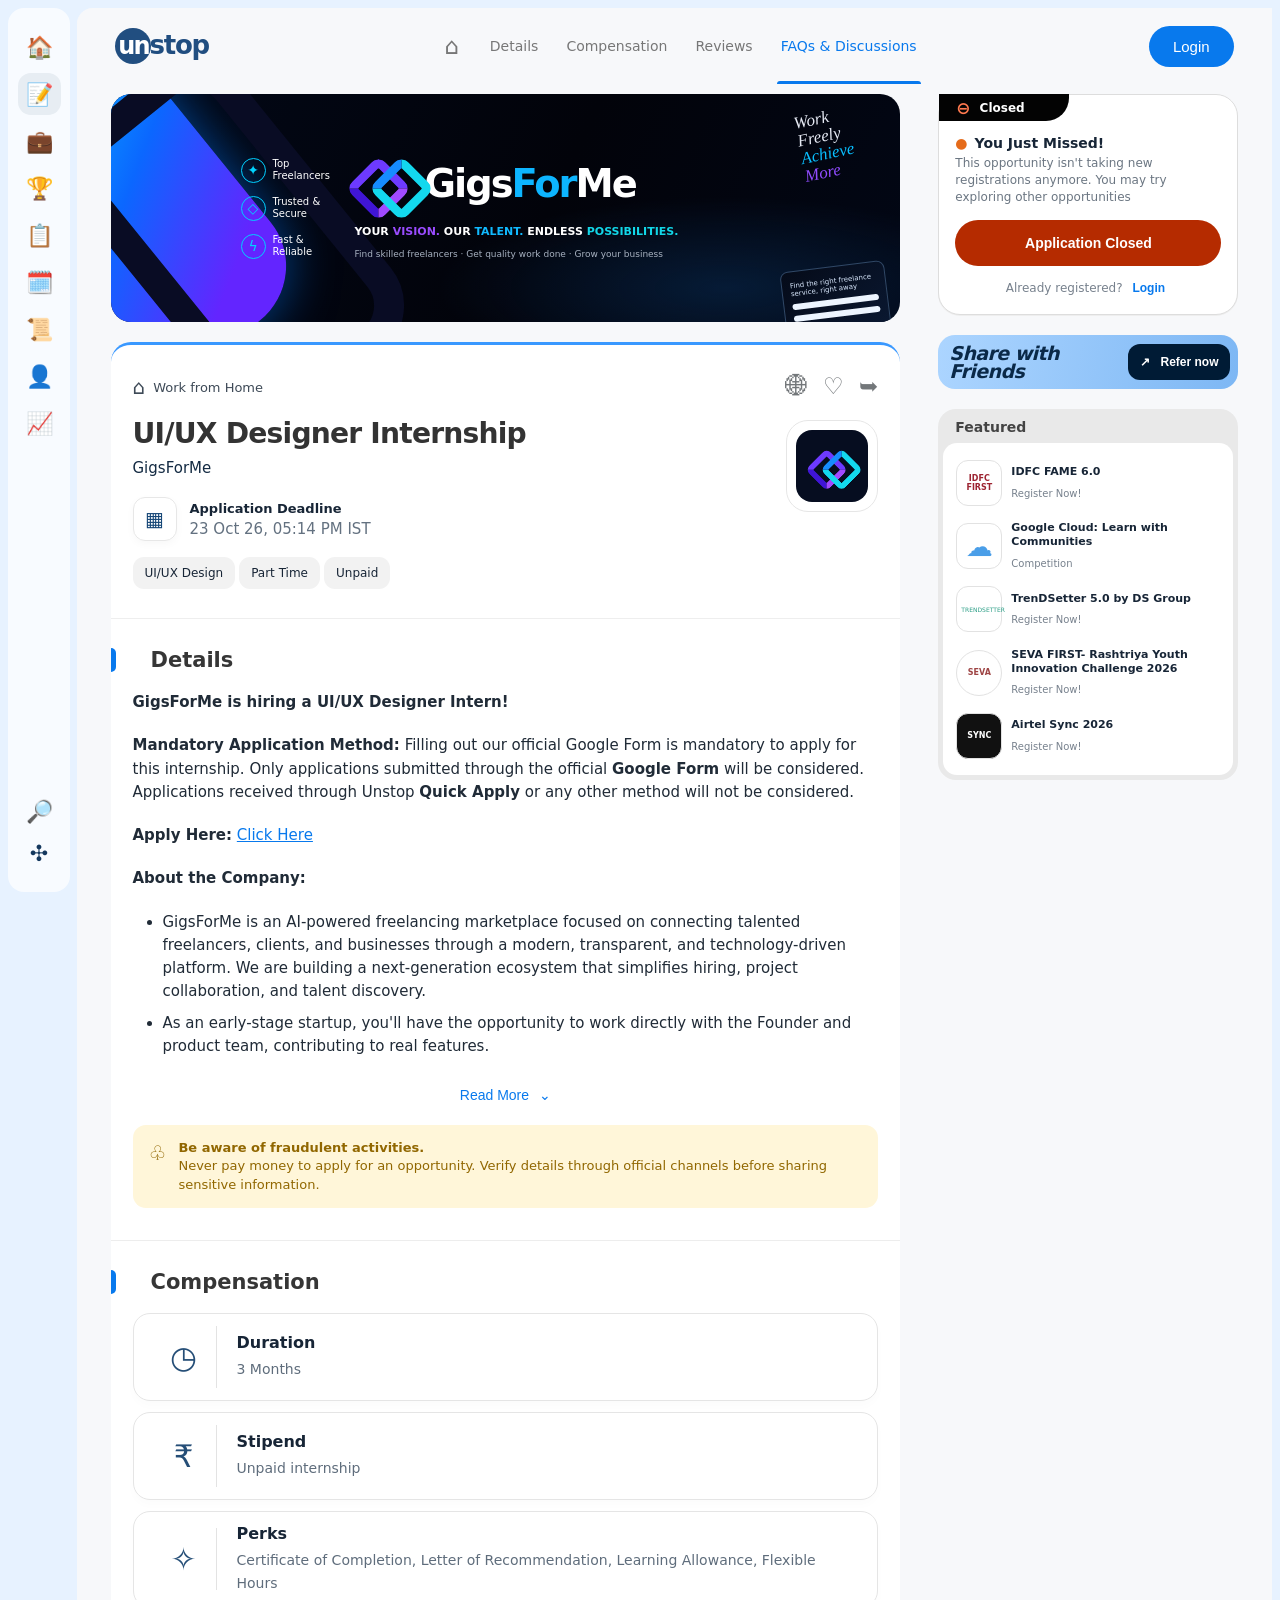
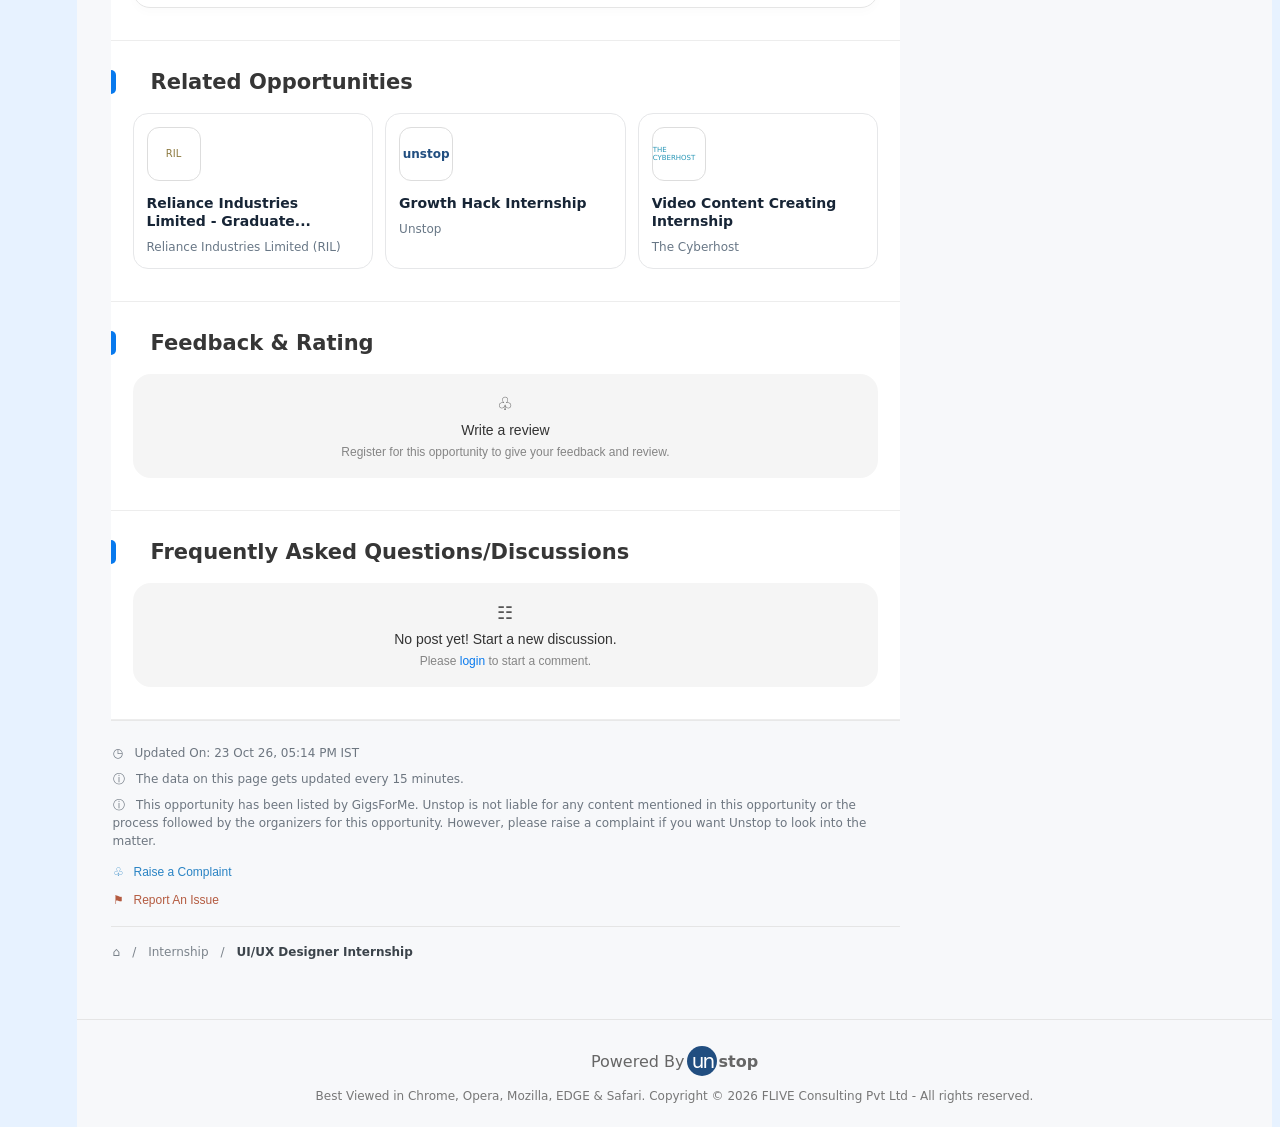
<file: index.html>
<!DOCTYPE html>
<html lang="en">
<head>
  <meta charset="UTF-8">
  <meta name="viewport" content="width=device-width, initial-scale=1.0">
  <meta name="theme-color" content="#f5f7f9">
  <title>UI/UX Designer Internship | GigsForMe | Unstop Style</title>
  <link rel="stylesheet" href="style.css">
</head>
<body>
<div class="app-shell" id="top">
  <aside class="rail" aria-label="Main navigation">
    <a href="#top" aria-label="Home" title="Home">🏠</a>
    <a class="active" href="#details" aria-label="Learning" title="Learning">📝</a>
    <a href="#additional" aria-label="Internships" title="Internships">💼</a>
    <a href="#related" aria-label="Awards" title="Awards">🏆</a>
    <a href="#reviews" aria-label="Saved" title="Saved">📋</a>
    <a href="#faqs" aria-label="Calendar" title="Calendar">🗓️</a>
    <a href="#related" aria-label="Opportunities" title="Opportunities">📜</a>
    <a href="#footer" aria-label="Profile" title="Profile">👤</a>
    <a href="#footer" aria-label="More" title="More">📈</a>
    <div class="rail-bottom"><a href="#top" aria-label="Search" title="Search">🔎</a><a href="#top" aria-label="Explore" title="Explore">✣</a></div>
  </aside>

  <main class="main">
    <header class="topbar">
      <a class="brand" href="#top" aria-label="Unstop home"><span class="brand-mark">un</span>stop</a>
      <nav class="topnav" aria-label="Page sections">
        <a class="home-tab" href="#top" aria-label="Top">⌂</a>
        <a href="#details">Details</a>
        <a href="#additional">Compensation</a>
        <a href="#reviews">Reviews</a>
        <a href="#faqs">FAQs &amp; Discussions</a>
      </nav>
      <button class="btn login" data-modal="loginModal">Login</button>
      <button class="mobile-menu" id="mobileMenu" aria-label="Open section menu" aria-expanded="false">☰</button>
    </header>

    <div class="mobile-nav" id="mobileNav">
      <a href="#details">Details</a><a href="#additional">Compensation</a><a href="#reviews">Reviews</a><a href="#faqs">FAQs &amp; Discussions</a>
    </div>

    <div class="page-layout">
      <div class="content">
        <section class="hero" aria-label="GigsForMe banner">
          <div class="hero-inner">
            <div class="hero-points">
              <div><span class="point-icon">✦</span><span>Top<br>Freelancers</span></div>
              <div><span class="point-icon">◇</span><span>Trusted &amp;<br>Secure</span></div>
              <div><span class="point-icon">ϟ</span><span>Fast &amp;<br>Reliable</span></div>
            </div>
            <div class="hero-logo">
              <div class="brand-art"><span class="gfm-symbol" aria-hidden="true"></span><span class="gfm-name">Gigs<span>For</span>Me</span></div>
              <div class="tagline">YOUR <b>VISION.</b> OUR <b>TALENT.</b> ENDLESS <b>POSSIBILITIES.</b></div>
              <div class="hero-sub">Find skilled freelancers · Get quality work done · Grow your business</div>
            </div>
          </div>
          <div class="hero-script">Work<br>Freely<br><span>Achieve</span><br><em>More</em></div>
          <div class="mini-window">Find the right freelance service, right away<i></i><i></i></div>
        </section>

        <article class="listing-card">
          <header class="listing-head">
            <div class="work-from-home"><span class="house">⌂</span> Work from Home</div>
            <div class="head-actions">
              <button aria-label="Company website" title="Company website" data-toast="Company website link is not configured in this demo.">🌐︎</button>
              <button aria-label="Save opportunity" title="Save opportunity" id="favorite">♡</button>
              <button aria-label="Share opportunity" title="Share opportunity" id="share">➥</button>
            </div>
            <h1 class="listing-title">UI/UX Designer Internship</h1>
            <div class="company">GigsForMe</div>
            <div class="deadline"><div class="calendar-icon">▦</div><div><strong>Application Deadline</strong><span>23 Oct 26, 05:14 PM IST</span></div></div>
            <span class="pill">UI/UX Design</span><span class="pill">Part Time</span><span class="pill">Unpaid</span>
            <div class="company-logo" aria-label="GigsForMe logo"><div class="company-logo-inner"><span class="gfm-symbol"></span></div></div>
          </header>

          <section class="section" id="details">
            <h2>Details</h2>
            <div class="details-copy">
              <p><strong>GigsForMe is hiring a UI/UX Designer Intern!</strong></p>
              <p><strong>Mandatory Application Method:</strong> Filling out our official Google Form is mandatory to apply for this internship. Only applications submitted through the official <strong>Google Form</strong> will be considered. Applications received through Unstop <strong>Quick Apply</strong> or any other method will not be considered.</p>
              <p><strong>Apply Here:</strong> <a href="form.html">Click Here</a></p>
              <p><strong>About the Company:</strong></p>
              <ul>
                <li>GigsForMe is an AI-powered freelancing marketplace focused on connecting talented freelancers, clients, and businesses through a modern, transparent, and technology-driven platform. We are building a next-generation ecosystem that simplifies hiring, project collaboration, and talent discovery.</li>
                <li>As an early-stage startup, you'll have the opportunity to work directly with the Founder and product team, contributing to real features.</li>
              </ul>
              <div class="extra-copy" id="extraCopy" hidden>
                <p><strong>Responsibilities</strong></p>
                <ul>
                  <li>Support intuitive, accessible, and visually engaging user experiences across web and mobile.</li>
                  <li>Conduct basic user research, review feedback, and translate insights into user flows, wireframes, and polished interface concepts.</li>
                  <li>Create prototypes, design components, and interaction details while collaborating with product and development teams.</li>
                  <li>Participate in design reviews and iterate based on stakeholder and user feedback.</li>
                </ul>
                <p><strong>Requirements</strong></p>
                <ul>
                  <li>Applicants with 0–1 year of experience in UI/UX, product design, visual design, or a related area are welcome.</li>
                  <li>Familiarity with common design principles, wireframes, prototypes, and responsive design is helpful.</li>
                  <li>Good communication, attention to detail, and willingness to learn in a collaborative environment.</li>
                </ul>
                <p><strong>Internship details</strong></p>
                <ul><li>Duration: 3 months</li><li>Work mode: Work from Home</li><li>Compensation: Unpaid</li></ul>
              </div>
              <button class="read-more" id="readMore" aria-expanded="false">Read More <span class="chevron">⌄</span></button>
            </div>
            <div class="safety-note"><span class="bulb">♧</span><div><strong>Be aware of fraudulent activities.</strong><br>Never pay money to apply for an opportunity. Verify details through official channels before sharing sensitive information.</div></div>
          </section>

          <section class="section" id="additional">
            <h2>Compensation</h2>
            <div class="info-list">
              <div class="info-item"><div class="info-icon">◷</div><div><h3>Duration</h3><p>3 Months</p></div></div>
              <div class="info-item"><div class="info-icon">₹</div><div><h3>Stipend</h3><p>Unpaid internship</p></div></div>
              <div class="info-item"><div class="info-icon">✧</div><div><h3>Perks</h3><p>Certificate of Completion, Letter of Recommendation, Learning Allowance, Flexible Hours</p></div></div>
            </div>
          </section>

          <section class="section" id="related">
            <h2>Related Opportunities</h2>
            <div class="related-grid">
              <a class="related-card" href="#top"><div class="related-logo gold">RIL</div><strong>Reliance Industries Limited - Graduate...</strong><span>Reliance Industries Limited (RIL)</span></a>
              <a class="related-card" href="#top"><div class="related-logo blue-logo">unstop</div><strong>Growth Hack Internship</strong><span>Unstop</span></a>
              <a class="related-card" href="#top"><div class="related-logo cyan">THE CYBERHOST</div><strong>Video Content Creating Internship</strong><span>The Cyberhost</span></a>
            </div>
          </section>

          <section class="section" id="reviews">
            <h2>Feedback &amp; Rating</h2>
            <button class="empty-panel review-panel" data-modal="loginModal">
              <span class="empty-icon">♧</span><strong>Write a review</strong><span>Register for this opportunity to give your feedback and review.</span>
            </button>
          </section>

          <section class="section" id="faqs">
            <h2>Frequently Asked Questions/Discussions</h2>
            <button class="empty-panel faq-panel" data-modal="loginModal">
              <span class="empty-icon">☷</span><strong>No post yet! Start a new discussion.</strong><span>Please <b>login</b> to start a comment.</span>
            </button>
          </section>
        </article>

        <div class="page-notes">
          <p>◷ &nbsp; Updated On: 23 Oct 26, 05:14 PM IST</p>
          <p>ⓘ &nbsp; The data on this page gets updated every 15 minutes.</p>
          <p>ⓘ &nbsp; This opportunity has been listed by GigsForMe. Unstop is not liable for any content mentioned in this opportunity or the process followed by the organizers for this opportunity. However, please raise a complaint if you want Unstop to look into the matter.</p>
          <button class="text-action" data-toast="Complaint form is a demo interaction in this replica.">♧ &nbsp; Raise a Complaint</button>
          <button class="text-action report" data-toast="Issue report form is a demo interaction in this replica.">⚑ &nbsp; Report An Issue</button>
        </div>
        <div class="breadcrumb"><a href="#top">⌂</a><span>/</span><a href="#details">Internship</a><span>/</span><strong>UI/UX Designer Internship</strong></div>
      </div>

      <aside class="side">
        <section class="closed-card">
          <div class="closed-label"><span>⊖</span> Closed</div>
          <div class="missed"><span class="missed-icon">●</span> You Just Missed!</div>
          <p class="closed-copy">This opportunity isn't taking new registrations anymore. You may try exploring other opportunities</p>
          <button class="closed-button" data-toast="Applications for this opportunity are closed.">Application Closed</button>
          <div class="registered">Already registered? <button data-modal="loginModal">Login</button></div>
        </section>
        <section class="share-banner"><strong>Share with<br>Friends</strong><button id="refer">↗ &nbsp; Refer now</button></section>
        <section class="featured">
          <h3>Featured</h3>
          <div class="featured-list">
            <a class="featured-item" href="#related"><div class="featured-logo idfc">IDFC<br>FIRST</div><div><strong>IDFC FAME 6.0</strong><span>Register Now!</span></div></a>
            <a class="featured-item" href="#related"><div class="featured-logo cloud">☁︎</div><div><strong>Google Cloud: Learn with Communities</strong><span>Competition</span></div></a>
            <a class="featured-item" href="#related"><div class="featured-logo trend">TRENDSETTER</div><div><strong>TrenDSetter 5.0 by DS Group</strong><span>Register Now!</span></div></a>
            <a class="featured-item" href="#related"><div class="featured-logo seva">SEVA</div><div><strong>SEVA FIRST- Rashtriya Youth Innovation Challenge 2026</strong><span>Register Now!</span></div></a>
            <a class="featured-item" href="#related"><div class="featured-logo airtel">SYNC</div><div><strong>Airtel Sync 2026</strong><span>Register Now!</span></div></a>
          </div>
        </section>
      </aside>
    </div>

    <footer id="footer" class="footer"><div>Powered By <span class="brand-mark">un</span><strong>stop</strong></div><p>Best Viewed in Chrome, Opera, Mozilla, EDGE &amp; Safari. Copyright © 2026 FLIVE Consulting Pvt Ltd - All rights reserved.</p></footer>
  </main>
</div>

<div class="toast" id="toast" role="status" aria-live="polite"></div>
<div class="modal-backdrop" id="loginModal" role="dialog" aria-modal="true" aria-labelledby="modalTitle" hidden>
  <div class="modal"><button class="modal-close" aria-label="Close dialog">×</button><div class="brand modal-brand"><span class="brand-mark">un</span>stop</div><h2 id="modalTitle">Login to Unstop</h2><p>Sign in to save opportunities, write reviews, and join discussions.</p><form id="loginForm"><label for="email">Email address</label><input id="email" type="email" placeholder="Enter your email" required><button class="btn login" type="submit">Continue</button></form><small>This is a front-end demo. No account details are sent anywhere.</small></div>
</div>
<script src="script.js"></script>
</body>
</html>
</file>
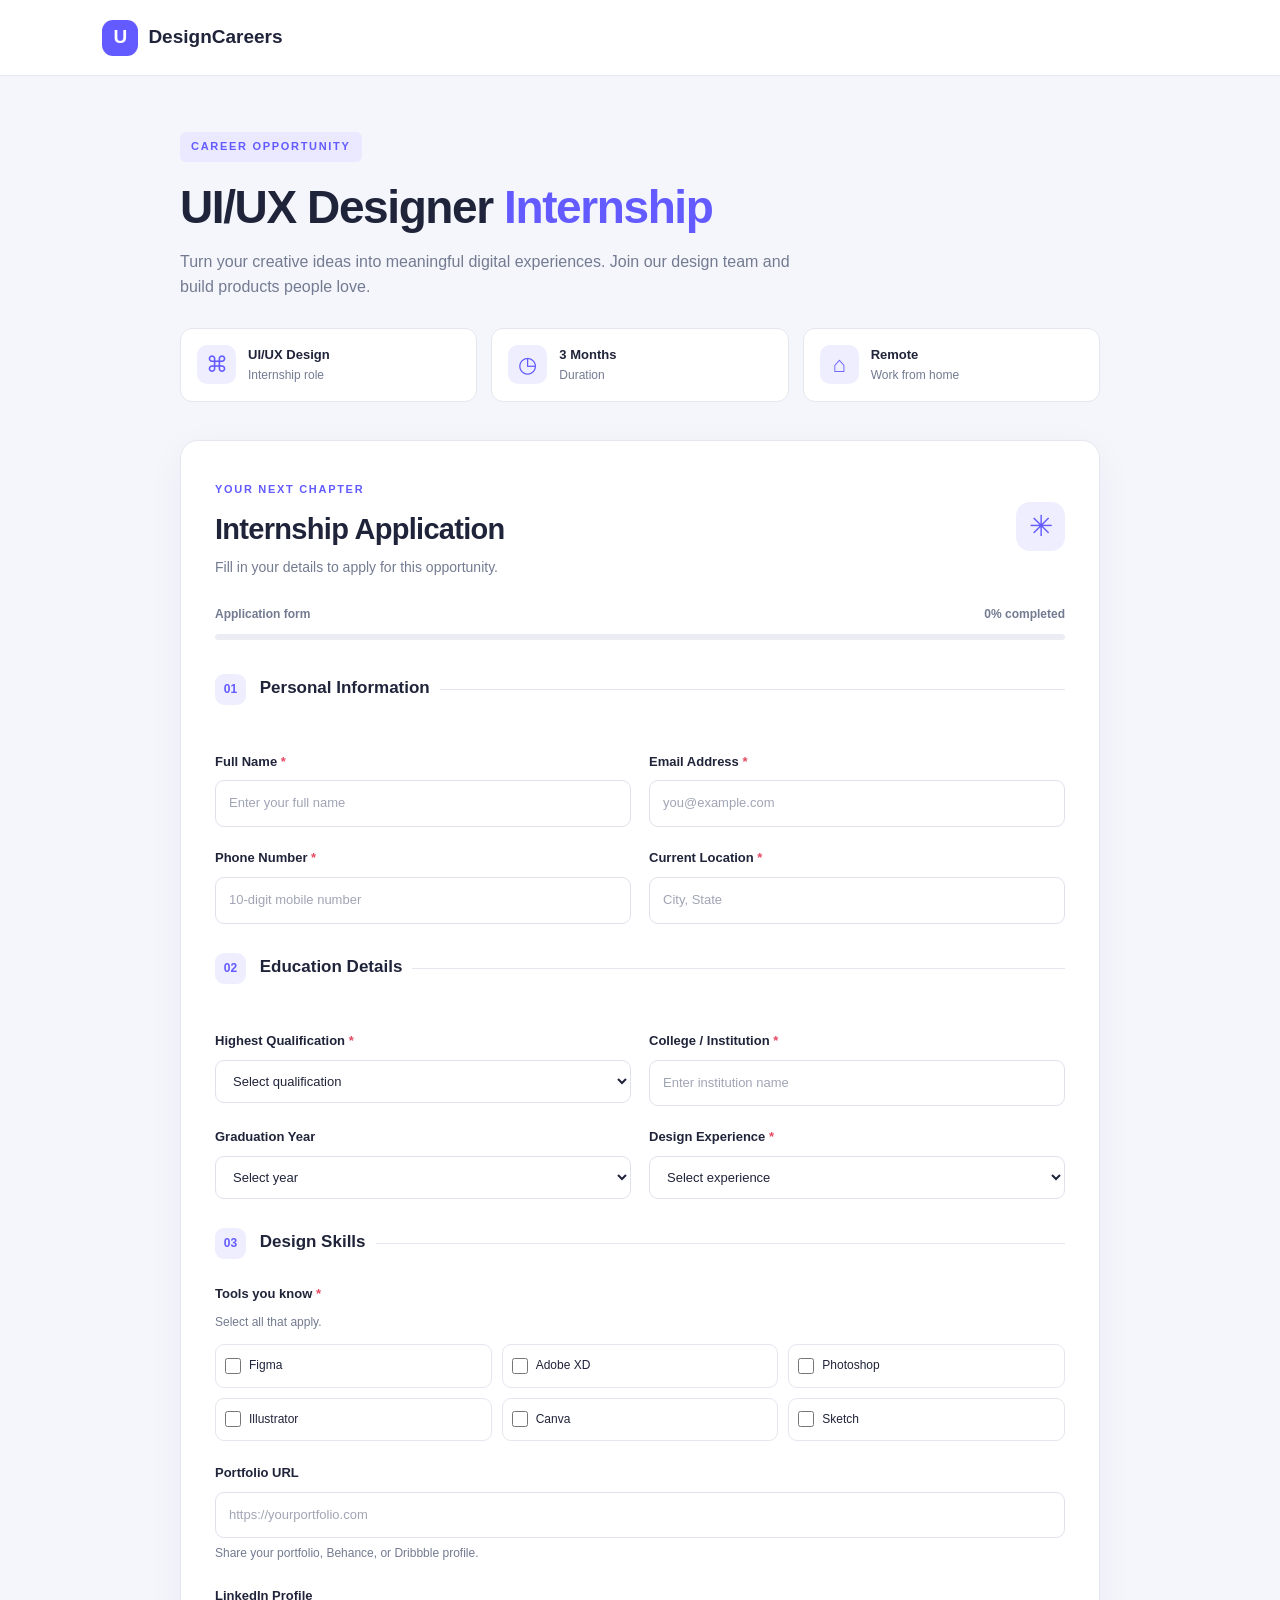
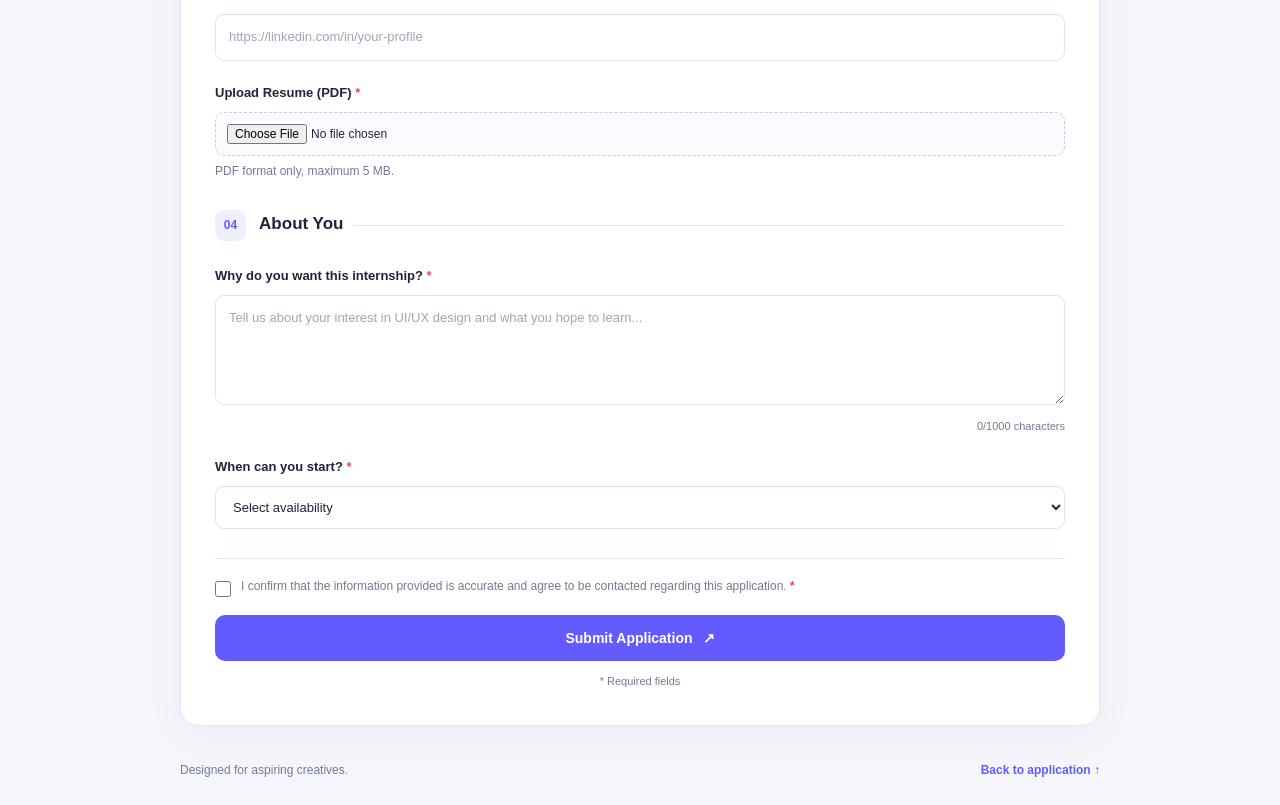
<file: form.html>
<!DOCTYPE html>
<html lang="en">
<head>
  <meta charset="UTF-8">
  <meta name="viewport" content="width=device-width, initial-scale=1.0">
  <title>UI/UX Designer Internship Application</title>
  <link rel="stylesheet" href="form.css">
  <script src="form.js" defer></script>
</head>
<body>
  <header class="navbar">
    <a href="#" class="logo"><span>U</span> DesignCareers</a>
  </header>

  <main class="page">
    <section class="intro">
      <span class="tag">CAREER OPPORTUNITY</span>
      <h1>UI/UX Designer <span>Internship</span></h1>
      <p class="subtitle">
        Turn your creative ideas into meaningful digital experiences.
        Join our design team and build products people love.
      </p>

      <div class="highlights">
        <div class="highlight">
          <span class="highlight-icon">⌘</span>
          <div><strong>UI/UX Design</strong><small>Internship role</small></div>
        </div>
        <div class="highlight">
          <span class="highlight-icon">◷</span>
          <div><strong>3 Months</strong><small>Duration</small></div>
        </div>
        <div class="highlight">
          <span class="highlight-icon">⌂</span>
          <div><strong>Remote</strong><small>Work from home</small></div>
        </div>
      </div>
    </section>

    <section class="form-card" id="application">
      <div class="form-heading">
        <div>
          <span class="eyebrow">YOUR NEXT CHAPTER</span>
          <h2>Internship Application</h2>
          <p>Fill in your details to apply for this opportunity.</p>
        </div>
        <span class="form-icon">✳</span>
      </div>

      <div class="progress-area">
        <div class="progress-label">
          <span>Application form</span>
          <span id="progressText">0% completed</span>
        </div>
        <div class="progress-track">
          <div class="progress-fill" id="progressFill"></div>
        </div>
      </div>

      <form id="applicationForm">
        <fieldset>
          <legend><span>01</span> Personal Information</legend>
          <div class="form-grid">
            <div class="field">
              <label for="fullName">Full Name <b>*</b></label>
              <input id="fullName" name="fullName" type="text"
                     placeholder="Enter your full name" required
                     minlength="2" autocomplete="name">
            </div>
            <div class="field">
              <label for="email">Email Address <b>*</b></label>
              <input id="email" name="email" type="email"
                     placeholder="you@example.com" required
                     autocomplete="email">
            </div>
            <div class="field">
              <label for="phone">Phone Number <b>*</b></label>
              <input id="phone" name="phone" type="tel"
                     placeholder="10-digit mobile number"
                     pattern="[0-9]{10}" maxlength="10" required
                     inputmode="numeric" autocomplete="tel">
            </div>
            <div class="field">
              <label for="location">Current Location <b>*</b></label>
              <input id="location" name="location" type="text"
                     placeholder="City, State" required>
            </div>
          </div>
        </fieldset>

        <fieldset>
          <legend><span>02</span> Education Details</legend>
          <div class="form-grid">
            <div class="field">
              <label for="education">Highest Qualification <b>*</b></label>
              <select id="education" name="education" required>
                <option value="">Select qualification</option>
                <option>Class 12 / Higher Secondary</option>
                <option>Diploma</option>
                <option>Bachelor's Degree</option>
                <option>Master's Degree</option>
                <option>Other</option>
              </select>
            </div>
            <div class="field">
              <label for="college">College / Institution <b>*</b></label>
              <input id="college" name="college" type="text"
                     placeholder="Enter institution name" required>
            </div>
            <div class="field">
              <label for="year">Graduation Year</label>
              <select id="year" name="year">
                <option value="">Select year</option>
                <option>2026</option>
                <option>2027</option>
                <option>2028</option>
                <option>2029</option>
                <option>2030</option>
                <option>Other</option>
              </select>
            </div>
            <div class="field">
              <label for="experience">Design Experience <b>*</b></label>
              <select id="experience" name="experience" required>
                <option value="">Select experience</option>
                <option>Beginner</option>
                <option>Personal projects</option>
                <option>Academic projects</option>
                <option>Previous internship</option>
                <option>Professional experience</option>
              </select>
            </div>
          </div>
        </fieldset>

        <fieldset>
          <legend><span>03</span> Design Skills</legend>
          <div class="field">
            <label>Tools you know <b>*</b></label>
            <p class="field-hint">Select all that apply.</p>
            <div class="skills">
              <label class="skill"><input type="checkbox" name="skills" value="Figma"> Figma</label>
              <label class="skill"><input type="checkbox" name="skills" value="Adobe XD"> Adobe XD</label>
              <label class="skill"><input type="checkbox" name="skills" value="Photoshop"> Photoshop</label>
              <label class="skill"><input type="checkbox" name="skills" value="Illustrator"> Illustrator</label>
              <label class="skill"><input type="checkbox" name="skills" value="Canva"> Canva</label>
              <label class="skill"><input type="checkbox" name="skills" value="Sketch"> Sketch</label>
            </div>
            <small class="error" id="skillsError" aria-live="polite"></small>
          </div>

          <div class="field space-top">
            <label for="portfolio">Portfolio URL</label>
            <input id="portfolio" name="portfolio" type="url"
                   placeholder="https://yourportfolio.com">
            <small class="field-hint">Share your portfolio, Behance, or Dribbble profile.</small>
          </div>
          <div class="field space-top">
            <label for="linkedin">LinkedIn Profile</label>
            <input id="linkedin" name="linkedin" type="url"
                   placeholder="https://linkedin.com/in/your-profile">
          </div>
          <div class="field space-top">
            <label for="resume">Upload Resume (PDF) <b>*</b></label>
            <input id="resume" name="resume" type="file"
                   accept=".pdf,application/pdf" required>
            <small class="field-hint">PDF format only, maximum 5 MB.</small>
          </div>
        </fieldset>

        <fieldset>
          <legend><span>04</span> About You</legend>
          <div class="field">
            <label for="motivation">Why do you want this internship? <b>*</b></label>
            <textarea id="motivation" name="motivation" rows="4"
                      minlength="30" maxlength="1000"
                      placeholder="Tell us about your interest in UI/UX design and what you hope to learn..."
                      required></textarea>
            <div class="character-count"><span id="charCount">0</span>/1000 characters</div>
          </div>
          <div class="field space-top">
            <label for="availability">When can you start? <b>*</b></label>
            <select id="availability" name="availability" required>
              <option value="">Select availability</option>
              <option>Immediately</option>
              <option>Within 2 weeks</option>
              <option>Within a month</option>
              <option>Other</option>
            </select>
          </div>
        </fieldset>

        <div class="terms">
          <label class="checkbox-line">
            <input type="checkbox" id="consent" required>
            <span>I confirm that the information provided is accurate and
              agree to be contacted regarding this application. <b>*</b></span>
          </label>
        </div>

        <button class="submit-btn" type="submit">
          Submit Application <span>↗</span>
        </button>
        <p class="required-note">* Required fields</p>
        <div id="formMessage" class="form-message" role="status"
             aria-live="polite" hidden></div>
      </form>
    </section>

    <footer>
      <p>Designed for aspiring creatives.</p>
      <a href="index.html">Back to application ↑</a>
    </footer>
  </main>

  <!-- Application Success Popup -->
<div class="popup-overlay" id="successPopup" role="dialog"
     aria-modal="true" aria-labelledby="popupTitle" hidden>
  <div class="popup-box">
    <button type="button" class="popup-close" id="closePopup"
            aria-label="Close popup">&times;</button>

    <div class="success-icon">
      <span>✓</span>
    </div>

    <h2 id="popupTitle">Application Submitted!</h2>

    <p>
      Thank you for applying for the UI/UX Designer Internship.
      Your application form has been completed successfully.
    </p>

    <button type="button" class="popup-btn" id="doneBtn">
      Done
    </button>
  </div>
</div>
</body>
</html>
</body>
</html>
</file>
<file: style.css>
:root{--blue:#0879ed;--navy:#092343;--ink:#172536;--muted:#687786;--line:#e6e7e9;--bg:#f5f7f9;--card:#fff}*{box-sizing:border-box}html{scroll-behavior:smooth;scroll-padding-top:94px}body{margin:0;background:#e7f2ff;color:var(--ink);font-family:Inter,ui-sans-serif,system-ui,-apple-system,"Segoe UI",Roboto,Arial,sans-serif;font-size:15px}.app-shell{min-height:100vh;padding:8px 8px 0;display:grid;grid-template-columns:62px minmax(0,1fr);gap:7px}.rail{position:sticky;top:8px;height:calc(100vh - 16px);background:#f8fbff;border-radius:16px;display:flex;align-items:center;flex-direction:column;padding:18px 0;gap:5px;z-index:10}.rail a{width:43px;height:42px;border-radius:13px;display:grid;place-items:center;color:#14385e;text-decoration:none;font-size:22px}.rail a:hover,.rail a.active{background:#e7edf3}.rail-bottom{margin-top:auto}.main{background:#f7f8fa;border-radius:16px 0 0 0;min-width:0;overflow:hidden}.topbar{height:76px;display:flex;align-items:center;justify-content:space-between;padding:0 clamp(18px,3vw,48px);position:sticky;top:0;background:rgba(247,248,250,.96);backdrop-filter:blur(12px);z-index:8}.brand{font-size:26px;font-weight:750;letter-spacing:-1.2px;color:#214e80;white-space:nowrap;text-decoration:none}.brand-mark{display:inline-grid;place-items:center;width:36px;height:36px;background:#214e80;color:#fff;border-radius:50%;font-size:24px;letter-spacing:-2px;margin-right:-2px}.topnav{display:flex;align-items:center;gap:4px;height:100%;margin:0 auto}.topnav a{height:100%;padding:0 12px;display:flex;align-items:center;position:relative;text-decoration:none;color:#777;font-size:14px;white-space:nowrap}.topnav a:hover,.topnav a.active{color:var(--blue)}.topnav a.active:after{content:"";position:absolute;bottom:0;left:8px;right:8px;height:3px;border-radius:3px 3px 0 0;background:var(--blue)}.home-tab{font-size:23px!important;padding:0 15px!important}.btn{border:0;cursor:pointer}.login{background:#0879ed;color:white;font-size:15px;padding:12px 24px;border-radius:26px}.mobile-menu,.mobile-nav{display:none}.page-layout{max-width:1160px;margin:0 auto;padding:0 16px 35px;display:grid;grid-template-columns:minmax(0,2.5fr) minmax(260px,.95fr);gap:38px;align-items:start}.content{min-width:0}.hero{height:228px;border-radius:20px;overflow:hidden;position:relative;background:radial-gradient(ellipse at 78% 85%,#061b36 0,transparent 33%),linear-gradient(115deg,#020817,#02030a 55%,#020715);color:#fff;margin:10px 0 20px;isolation:isolate}.hero:before{content:"";position:absolute;left:-78px;top:-48px;width:200px;height:330px;border-radius:70px;transform:rotate(-39deg);background:linear-gradient(150deg,#02e2ff,#0b67ff 47%,#6325ff 80%);box-shadow:0 0 50px #007cff88}.hero:after{content:"";position:absolute;left:22px;top:-35px;width:145px;height:300px;border-radius:60px;transform:rotate(-39deg);border:30px solid #090c24}.hero-inner{position:relative;z-index:2;height:100%;display:flex;align-items:center;justify-content:center;gap:18px;padding:22px 22px 22px 130px}.hero-points{display:flex;flex-direction:column;gap:13px;min-width:96px;font-size:10px;line-height:1.2}.hero-points div{display:flex;align-items:center;gap:7px}.point-icon{border:1px solid #00cfff;color:#00d4ff;width:25px;height:25px;display:grid;place-items:center;border-radius:50%;font-size:14px;flex-shrink:0}.hero-logo{min-width:0;flex:1}.brand-art{display:flex;align-items:center;white-space:nowrap}.gfm-symbol{display:inline-block;vertical-align:middle;width:65px;height:55px;margin-right:5px;position:relative;flex-shrink:0}.gfm-symbol:before,.gfm-symbol:after{content:"";position:absolute;width:29px;height:29px;border:9px solid #6d3aff;border-radius:10px;transform:rotate(45deg);border-right-color:#a14aff;border-bottom-color:#4015d6;top:9px;left:0}.gfm-symbol:after{border-color:#13d8ee;border-left-color:#168cff;border-top-color:#13d8ee;left:23px}.gfm-name{font-size:clamp(26px,3vw,43px);font-weight:780;letter-spacing:-2px}.gfm-name span{color:#0db5ff}.tagline{font-size:11px;font-weight:700;margin-top:14px;white-space:normal}.tagline b:nth-child(1){color:#9a4cff}.tagline b:nth-child(2){color:#11baff}.tagline b:nth-child(3){color:#12d7e8}.hero-sub{font-size:9px;color:#a7b1c0;margin-top:10px;line-height:1.4}.hero-script{position:absolute;right:6%;top:15px;font-family:cursive;font-size:17px;font-style:italic;line-height:1.05;transform:rotate(-12deg);color:#e6eaf4}.hero-script span{color:#09bfff}.hero-script em{color:#914cff}.mini-window{position:absolute;right:12px;bottom:-12px;width:105px;height:68px;border:1px solid #304765;border-radius:8px;background:linear-gradient(145deg,#050b19,#0a1831);transform:rotate(-7deg);padding:10px 8px;font-size:7px;color:#dbeaff}.mini-window i{display:block;background:#edf5ff;border-radius:3px;height:6px;margin-top:6px}.listing-card{background:#fff;border-radius:20px 20px 0 0;border-top:3px solid #3998ff;box-shadow:0 1px 0 #e8e8e8;overflow:hidden}.listing-head{padding:30px 22px 25px;position:relative;border-bottom:1px solid #eee}.work-from-home{display:flex;align-items:center;gap:8px;color:#3e4a57;font-size:13px;margin-bottom:18px}.house{font-size:20px}.head-actions{position:absolute;right:22px;top:28px;display:flex;gap:15px;color:#73777a}.head-actions button{border:0;background:none;color:inherit;font-size:23px;cursor:pointer;padding:0}.head-actions button.liked{color:#e84b67}.listing-title{font-size:clamp(25px,2.2vw,34px);line-height:1.18;letter-spacing:-.8px;margin:0 85px 9px 0;font-weight:750;color:#333}.company{font-size:15px;color:#142b43;margin-bottom:20px}.deadline{display:flex;align-items:center;gap:13px;margin-bottom:16px}.calendar-icon{width:44px;height:44px;border:1px solid #e7e7e7;box-shadow:0 3px 8px #00000008;border-radius:12px;display:grid;place-items:center;color:#164777;font-size:20px}.deadline strong{display:block;font-size:13px;font-weight:650;margin-bottom:4px}.deadline span{font-size:15px;color:#637180}.pill{display:inline-block;padding:9px 12px;background:#f2f2f2;border-radius:11px;font-size:12px;margin:0 4px 4px 0}.company-logo{position:absolute;right:22px;top:75px;width:92px;height:92px;border:1px solid #e6e6e6;border-radius:22px;display:grid;place-items:center;background:#fff}.company-logo-inner{width:72px;height:72px;border-radius:16px;background:#060d20;display:grid;place-items:center}.company-logo-inner .gfm-symbol{transform:scale(.65);margin:0}.section{padding:29px 22px 32px;border-bottom:1px solid #ededed;scroll-margin-top:85px}.section h2{font-size:21px;margin:0 0 19px;padding-left:18px;position:relative;font-weight:700;color:#363636}.section h2:before{content:"";position:absolute;left:-22px;top:0;bottom:0;width:5px;border-radius:0 5px 5px 0;background:#0879ed}.details-copy{font-size:15px;line-height:1.55;color:#202b37}.details-copy p{margin:0 0 20px}.details-copy ul{padding-left:30px;margin:0 0 12px}.details-copy li{margin:0 0 8px}.details-copy strong{font-weight:700}.details-copy a{color:#0879ed}.read-more{display:flex;justify-content:center;align-items:center;gap:10px;color:#0879ed;border:0;background:white;width:100%;padding:17px 0 0;font-size:14px;cursor:pointer}.chevron{transition:transform .2s}.read-more[aria-expanded=true] .chevron{transform:rotate(180deg)}.safety-note{background:#fff6d9;color:#916700;padding:14px 16px;border-radius:13px;margin-top:22px;display:flex;gap:12px;align-items:flex-start;font-size:13px;line-height:1.4}.bulb{font-size:20px}.info-list{display:grid;gap:11px}.info-item{border:1px solid #e5e5e5;border-radius:17px;display:flex;align-items:center;min-height:88px;padding:12px 18px;box-shadow:0 5px 10px #00000004}.info-icon{width:65px;min-width:65px;height:62px;display:grid;place-items:center;border-right:1px solid #e3e3e3;margin-right:20px;font-size:31px;color:#254e77}.info-item h3{font-size:16px;margin:0 0 6px;font-weight:650}.info-item p{font-size:14px;line-height:1.65;color:#5f6d7c;margin:0}.side{padding-top:10px;min-width:0}.closed-card{background:white;border:1px solid #ddd;border-radius:22px;padding:0 16px 18px;position:relative;box-shadow:0 1px 0 #eee}.closed-label{margin:-1px 0 0 -16px;background:#030303;color:#fff;width:130px;height:27px;border-radius:0 0 23px 0;display:flex;align-items:center;gap:9px;padding-left:17px;font-size:12px;font-weight:700}.closed-label span{color:#ff794f;font-size:17px}.missed{font-size:14px;font-weight:700;margin:14px 0 4px;display:flex;align-items:center;gap:7px}.missed-icon{color:#e56b1a}.closed-copy{color:#6b7682;font-size:12px;line-height:1.4;margin:0 0 15px}.closed-button{display:block;width:100%;border:0;cursor:pointer;background:#b52b00;color:white;border-radius:28px;padding:15px 10px;font-size:14px;font-weight:700;margin-bottom:14px}.registered{text-align:center;color:#77818d;font-size:12px}.registered button{border:0;background:none;color:#0879ed;font-weight:650;cursor:pointer;font-size:12px}.share-banner{height:54px;margin:20px 0;border-radius:17px;background:linear-gradient(100deg,#acd5ff,#7db7f4);display:flex;align-items:center;justify-content:space-between;padding:7px 8px 7px 11px;color:#0a2948;gap:7px}.share-banner strong{font-size:19px;line-height:.98;font-style:italic;letter-spacing:-.6px}.share-banner button{border:0;background:#001b35;color:#fff;padding:11px 12px;border-radius:12px;font-weight:650;cursor:pointer;white-space:nowrap;font-size:12px}.featured{background:#e9e9e9;border-radius:18px;overflow:hidden;padding:10px 5px 5px}.featured h3{margin:0 12px 8px;font-size:14px;color:#444}.featured-list{background:#fff;border-radius:14px;padding:8px 10px}.featured-item{display:flex;gap:9px;align-items:center;padding:7px 3px;min-height:63px;text-decoration:none;color:inherit}.featured-logo{width:46px;height:46px;flex-shrink:0;border:1px solid #e2e2e2;border-radius:12px;display:grid;place-items:center;font-size:8px;text-align:center;color:#555;padding:4px}.idfc{color:#9d2432;font-weight:800}.cloud{font-size:27px;color:#4a9ee8}.trend{color:#2b9e86;font-size:6px}.seva{border-radius:50%;color:#9e4444;font-weight:700}.airtel{background:#111;color:#fff;font-weight:700}.featured-item strong{display:block;font-size:11px;line-height:1.25;margin-bottom:4px;font-weight:650}.featured-item span{font-size:10px;color:#77818d}.related-grid{display:grid;grid-template-columns:repeat(3,minmax(0,1fr));gap:12px}.related-card{border:1px solid var(--line);border-radius:15px;padding:13px;text-decoration:none;color:inherit;min-width:0}.related-logo{width:54px;height:54px;border:1px solid #ddd;border-radius:12px;display:grid;place-items:center;margin-bottom:13px;font-size:10px}.gold{color:#8d7a40}.blue-logo{color:#214e80;font-size:12px;font-weight:800}.cyan{color:#2796b6;font-size:7px}.related-card strong{display:block;font-size:14px;line-height:1.3;margin-bottom:7px}.related-card span{font-size:12px;color:var(--muted)}.empty-panel{width:100%;border:0;background:#f5f5f5;border-radius:18px;min-height:104px;display:flex;flex-direction:column;align-items:center;justify-content:center;gap:7px;padding:18px;text-align:center;cursor:pointer;color:#333}.empty-panel:hover{background:#f0f2f4}.empty-icon{font-size:18px;color:#555}.empty-panel strong{font-size:14px;font-weight:500}.empty-panel span:last-child{font-size:12px;color:#858585}.empty-panel b{color:#0879ed;font-weight:500}.page-notes{font-size:12px;color:#6d7680;line-height:1.5;padding:16px 2px 0}.page-notes p{margin:8px 0}.text-action{display:block;border:0;background:transparent;color:#2983c4;padding:7px 0;cursor:pointer;font-size:12px}.report{color:#b45b40}.breadcrumb{display:flex;gap:12px;align-items:center;border-top:1px solid #e5e5e5;margin-top:12px;padding:18px 2px 25px;font-size:12px;color:#7b838b}.breadcrumb a{color:inherit;text-decoration:none}.breadcrumb strong{color:#3c444b;font-weight:600}.footer{border-top:1px solid #e5e5e5;text-align:center;padding:26px 15px 24px;color:#777;font-size:12px}.footer>div{display:flex;align-items:center;justify-content:center;gap:3px;font-size:16px;color:#666}.footer .brand-mark{width:30px;height:30px;font-size:20px}.footer p{margin:13px 0 0}.toast{position:fixed;bottom:24px;left:50%;transform:translate(-50%,20px);background:#14283d;color:#fff;padding:13px 18px;border-radius:12px;box-shadow:0 10px 30px #0002;opacity:0;pointer-events:none;transition:.25s;z-index:30;max-width:calc(100% - 30px);text-align:center}.toast.show{opacity:1;transform:translate(-50%,0)}.modal-backdrop{position:fixed;inset:0;background:#07142688;display:grid;place-items:center;padding:18px;z-index:50}.modal-backdrop[hidden]{display:none}.modal{background:#fff;width:min(100%,420px);border-radius:20px;padding:28px;position:relative;box-shadow:0 20px 60px #0003}.modal-close{position:absolute;right:17px;top:13px;border:0;background:transparent;font-size:27px;cursor:pointer;color:#687786}.modal-brand{display:inline-flex;align-items:center;margin-bottom:18px}.modal h2{margin:0 0 8px;font-size:24px}.modal p,.modal small{color:#687786;line-height:1.5}.modal form{display:grid;gap:10px;margin:20px 0 14px}.modal label{font-size:13px;font-weight:650}.modal input{width:100%;border:1px solid #d7dce2;border-radius:10px;padding:13px;font:inherit}.modal form .login{margin-top:5px}.modal small{font-size:11px}
@media(max-width:1050px){.page-layout{gap:23px;grid-template-columns:minmax(0,2fr) minmax(235px,.9fr)}.topnav a{padding:0 8px;font-size:13px}.hero-inner{padding-left:95px;gap:10px}.hero-points{min-width:78px}.hero-script{right:4%}.mini-window{display:none}.company-logo{width:78px;height:78px}.company-logo-inner{width:60px;height:60px}.company-logo-inner .gfm-symbol{transform:scale(.52);transform-origin:center;margin-left:7px}.listing-title{font-size:27px}}
@media(max-width:820px){.app-shell{grid-template-columns:1fr;padding:0;gap:0}.rail{display:none}.main{border-radius:0}.topbar{height:66px;padding:0 15px}.brand{font-size:23px}.brand-mark{width:32px;height:32px;font-size:21px}.topnav{display:none}.topbar>.login{margin-left:auto;margin-right:10px;padding:10px 18px;font-size:13px}.mobile-menu{display:block;border:0;background:#e9f3ff;color:#164777;border-radius:11px;padding:9px 11px;font-size:20px;cursor:pointer}.mobile-nav{display:none;padding:0 15px 12px;background:#f7f8fa;gap:7px;flex-wrap:wrap}.mobile-nav.open{display:flex}.mobile-nav a{font-size:12px;padding:9px 11px;border-radius:9px;background:#e9f4ff;color:#16588e;text-decoration:none}.page-layout{margin:0 auto;padding:0 13px 28px;grid-template-columns:1fr;gap:20px;max-width:680px}.hero{height:190px;border-radius:16px;margin-top:9px}.hero-inner{padding:18px 12px 18px 73px;gap:5px}.hero-points{min-width:70px;font-size:8px;gap:9px}.point-icon{width:21px;height:21px;font-size:11px}.gfm-symbol{transform:scale(.58);transform-origin:left center;width:42px;margin-right:-15px}.gfm-name{font-size:clamp(24px,6vw,38px);letter-spacing:-1.5px}.tagline{font-size:9px;margin-top:10px;line-height:1.5}.hero-sub{font-size:8px}.hero-script{font-size:14px;right:4%;top:7px}.side{display:grid;grid-template-columns:1fr;gap:0;padding-top:0}.closed-card{order:0}.share-banner{order:1}.featured{order:2}.listing-head{padding:24px 17px 21px}.head-actions{right:16px;top:20px;gap:12px}.head-actions button{font-size:21px}.listing-title{font-size:26px;margin-right:48px}.company{font-size:14px}.section{padding:25px 17px 28px}.section h2{font-size:19px}.section h2:before{left:-17px}.details-copy{font-size:14px}.info-item{padding:11px;min-height:82px}.info-icon{width:54px;min-width:54px;height:58px;margin-right:14px;font-size:27px}.info-item h3{font-size:15px}.info-item p{font-size:13px}.side{margin-top:0}.closed-card{padding-left:16px;padding-right:16px}.closed-label{margin-left:-16px}.related-grid{grid-template-columns:repeat(3,minmax(0,1fr))}.page-notes{font-size:11px}}
@media(max-width:480px){.page-layout{padding-left:8px;padding-right:8px}.hero{height:168px}.hero:before{left:-110px}.hero-inner{padding-left:49px;padding-right:8px}.hero-points{min-width:61px}.hero-points div{gap:4px}.point-icon{width:18px;height:18px;font-size:9px}.gfm-symbol{transform:scale(.42);width:33px;margin-right:-19px}.gfm-name{font-size:25px;letter-spacing:-1.3px}.tagline{font-size:8px}.hero-script{font-size:11px}.listing-head{padding:22px 14px}.listing-title{font-size:23px;margin-right:0;padding-right:10px}.company-logo{display:none}.head-actions{top:19px;gap:8px}.head-actions button{font-size:19px}.work-from-home{margin-bottom:16px}.deadline{gap:9px}.deadline span{font-size:13px}.section{padding-left:14px;padding-right:14px}.section h2:before{left:-14px}.info-item{border-radius:14px}.info-icon{width:44px;min-width:44px;margin-right:11px;font-size:23px}.info-item p{font-size:12px}.share-banner strong{font-size:18px}.share-banner button{font-size:11px;padding:10px}.featured-item strong{font-size:11px}.related-grid{grid-template-columns:1fr}.related-card{display:grid;grid-template-columns:50px 1fr;column-gap:12px;align-items:center}.related-logo{grid-row:span 2;margin:0;width:48px;height:48px}.related-card strong{font-size:13px;margin:0 0 4px}.related-card span{font-size:11px}.modal{padding:23px}.footer p{line-height:1.6}}
@media(prefers-reduced-motion:reduce){html{scroll-behavior:auto}*,*::before,*::after{transition:none!important}}
</file>
<file: form.css>
:root {
  --primary: #635bff;
  --primary-dark: #4c44e5;
  --ink: #20243a;
  --muted: #737b91;
  --line: #e5e7f0;
  --surface: #ffffff;
  --background: #f5f6fc;
  --success: #16865b;
}

* {
  margin: 0;
  padding: 0;
  box-sizing: border-box;
}

html {
  scroll-behavior: smooth;
}

body {
  font-family: Inter, "Segoe UI", Arial, sans-serif;
  background: var(--background);
  color: var(--ink);
  line-height: 1.6;
}

a {
  text-decoration: none;
  color: inherit;
}

.navbar {
  min-height: 76px;
  background: #fff;
  border-bottom: 1px solid var(--line);
  display: flex;
  align-items: center;
  justify-content: space-between;
  padding: 14px 8%;
}

.logo {
  display: flex;
  align-items: center;
  gap: 10px;
  font-weight: 800;
  font-size: 19px;
}

.logo span {
  display: grid;
  place-items: center;
  width: 36px;
  height: 36px;
  border-radius: 11px;
  color: #fff;
  background: var(--primary);
}

.page {
  width: min(920px, 92%);
  margin: 0 auto;
}

.intro {
  padding: 56px 0 38px;
}

.tag, .eyebrow {
  font-size: 11px;
  font-weight: 800;
  letter-spacing: 1.7px;
  color: var(--primary);
}

.tag {
  display: inline-block;
  padding: 6px 11px;
  background: #eae9ff;
  border-radius: 6px;
}

h1 {
  font-size: clamp(30px, 5vw, 46px);
  line-height: 1.2;
  letter-spacing: -1.4px;
  margin-top: 18px;
}

h1 span {
  color: var(--primary);
}

.subtitle {
  max-width: 610px;
  color: var(--muted);
  font-size: 16px;
  margin-top: 14px;
}

.highlights {
  display: grid;
  grid-template-columns: repeat(3, minmax(0, 1fr));
  gap: 14px;
  margin-top: 28px;
}

.highlight {
  display: flex;
  align-items: center;
  gap: 12px;
  background: #fff;
  border: 1px solid var(--line);
  border-radius: 12px;
  padding: 16px;
  min-width: 0;
}

.highlight-icon {
  display: grid;
  place-items: center;
  flex-shrink: 0;
  width: 39px;
  height: 39px;
  border-radius: 10px;
  background: #efeeff;
  color: var(--primary);
  font-size: 22px;
}

.highlight strong,
.highlight small {
  display: block;
}

.highlight strong {
  font-size: 13px;
}

.highlight small {
  color: var(--muted);
  font-size: 12px;
}

.form-card {
  background: var(--surface);
  border: 1px solid var(--line);
  border-radius: 18px;
  padding: 34px;
  box-shadow: 0 10px 40px rgba(32, 36, 58, 0.045);
  scroll-margin-top: 20px;
}

.form-heading {
  display: flex;
  justify-content: space-between;
  gap: 15px;
  align-items: center;
}

.form-heading h2 {
  font-size: clamp(23px, 4vw, 29px);
  letter-spacing: -0.7px;
  margin-top: 5px;
}

.form-heading p {
  color: var(--muted);
  font-size: 14px;
  margin-top: 4px;
}

.form-icon {
  display: grid;
  place-items: center;
  width: 49px;
  height: 49px;
  flex-shrink: 0;
  background: #efeeff;
  border-radius: 14px;
  color: var(--primary);
  font-size: 29px;
}

.progress-area {
  margin: 27px 0 34px;
}

.progress-label {
  display: flex;
  justify-content: space-between;
  gap: 10px;
  font-size: 12px;
  font-weight: 600;
  color: var(--muted);
  margin-bottom: 9px;
}

.progress-track {
  width: 100%;
  height: 6px;
  background: #ececf5;
  border-radius: 20px;
  overflow: hidden;
}

.progress-fill {
  width: 0;
  height: 100%;
  background: var(--primary);
  border-radius: inherit;
  transition: width 0.25s ease;
}

fieldset {
  border: 0;
  border-top: 1px solid var(--line);
  padding: 25px 0 29px;
  min-width: 0;
}

legend {
  padding: 0 10px 0 0;
  font-size: 17px;
  font-weight: 750;
}

legend span {
  display: inline-grid;
  place-items: center;
  width: 31px;
  height: 31px;
  background: #efeeff;
  color: var(--primary);
  border-radius: 9px;
  font-size: 12px;
  margin-right: 9px;
}

.form-grid {
  display: grid;
  grid-template-columns: repeat(2, minmax(0, 1fr));
  gap: 21px 18px;
  margin-top: 22px;
}

.field {
  min-width: 0;
}

.field > label {
  display: block;
  font-size: 13px;
  font-weight: 700;
  margin-bottom: 8px;
}

.field label b,
.terms b {
  color: #e54862;
}

input:not([type="checkbox"]):not([type="file"]),
select,
textarea {
  width: 100%;
  min-width: 0;
  border: 1px solid #dfe2ec;
  background: #fff;
  border-radius: 9px;
  padding: 12px 13px;
  color: var(--ink);
  font: inherit;
  font-size: 13px;
  outline: none;
  transition: border-color 0.2s, box-shadow 0.2s;
}

input::placeholder,
textarea::placeholder {
  color: #a0a5b5;
}

input:focus,
select:focus,
textarea:focus {
  border-color: var(--primary);
  box-shadow: 0 0 0 3px rgba(99, 91, 255, 0.11);
}

select {
  cursor: pointer;
}

textarea {
  resize: vertical;
  min-height: 110px;
}

.field-hint {
  display: block;
  font-size: 12px;
  color: var(--muted);
  margin-top: 6px;
}

.skills {
  display: grid;
  grid-template-columns: repeat(3, minmax(0, 1fr));
  gap: 10px;
  margin-top: 12px;
}

.skill {
  display: flex;
  align-items: center;
  gap: 8px;
  border: 1px solid var(--line);
  border-radius: 9px;
  padding: 11px 9px;
  font-size: 12px;
  cursor: pointer;
  transition: background 0.2s, border-color 0.2s;
}

.skill:has(input:checked) {
  background: #f0efff;
  border-color: var(--primary);
}

.skill input,
.checkbox-line input {
  accent-color: var(--primary);
  width: 16px;
  height: 16px;
  flex-shrink: 0;
  cursor: pointer;
}

.space-top {
  margin-top: 22px;
}

input[type="file"] {
  display: block;
  width: 100%;
  padding: 11px;
  border: 1px dashed #c9cce0;
  border-radius: 9px;
  font: inherit;
  font-size: 12px;
  background: #fafaff;
}

.character-count {
  text-align: right;
  color: var(--muted);
  font-size: 11px;
  margin-top: 5px;
}

.terms {
  padding: 18px 0;
  border-top: 1px solid var(--line);
}

.checkbox-line {
  display: flex;
  align-items: flex-start;
  gap: 10px;
  cursor: pointer;
  font-size: 12px;
  color: var(--muted);
}

.checkbox-line input {
  margin-top: 4px;
}

.submit-btn {
  width: 100%;
  padding: 15px 20px;
  border: 0;
  border-radius: 10px;
  background: var(--primary);
  color: #fff;
  font-size: 14px;
  font-weight: 750;
  font-family: inherit;
  cursor: pointer;
  display: flex;
  justify-content: center;
  align-items: center;
  gap: 10px;
  transition: background 0.2s, transform 0.2s;
}

.submit-btn:hover {
  background: var(--primary-dark);
  transform: translateY(-1px);
}

.submit-btn:focus-visible,
a:focus-visible {
  outline: 3px solid #a9a4ff;
  outline-offset: 3px;
}

.required-note {
  font-size: 11px;
  color: var(--muted);
  text-align: center;
  margin-top: 12px;
}

.form-message {
  padding: 14px;
  margin-top: 17px;
  border-radius: 9px;
  font-size: 13px;
  overflow-wrap: anywhere;
}

.form-message.success {
  color: var(--success);
  background: #e9f8f0;
  border: 1px solid #bde9d0;
}

.form-message.error-message {
  color: #b42336;
  background: #fff0f1;
  border: 1px solid #f5c4cb;
}

.error {
  display: block;
  color: #c62840;
  font-size: 12px;
  margin-top: 7px;
}

footer {
  display: flex;
  justify-content: space-between;
  gap: 15px;
  padding: 25px 0;
  margin-top: 10px;
  color: var(--muted);
  font-size: 12px;
}

footer a {
  color: var(--primary);
  font-weight: 650;
}

/* Success popup overlay */
.popup-overlay[hidden] {
  display: none !important;
}

.popup-overlay {
  position: fixed;
  inset: 0;
  z-index: 9999;
  display: flex;
  align-items: center;
  justify-content: center;
  padding: 20px;
  background: rgba(22, 25, 45, 0.65);
  backdrop-filter: blur(5px);
  animation: fadeIn 0.25s ease;
}

.popup-box {
  position: relative;
  width: 100%;
  max-width: 420px;
  padding: 38px 28px 30px;
  border-radius: 20px;
  background: #ffffff;
  text-align: center;
  box-shadow: 0 20px 60px rgba(0, 0, 0, 0.2);
  animation: popupIn 0.3s ease;
}

.success-icon {
  display: flex;
  align-items: center;
  justify-content: center;
  width: 76px;
  height: 76px;
  margin: 0 auto 20px;
  border-radius: 50%;
  background: #e5f8ed;
  color: #16865b;
  font-size: 40px;
  font-weight: bold;
}

.popup-box h2 {
  margin-bottom: 12px;
  color: #20243a;
  font-size: 25px;
}

.popup-box p {
  margin-bottom: 25px;
  color: #737b91;
  font-size: 14px;
  line-height: 1.7;
}

.popup-close {
  position: absolute;
  top: 12px;
  right: 16px;
  border: none;
  background: transparent;
  color: #737b91;
  font-size: 29px;
  cursor: pointer;
}

.popup-btn {
  width: 100%;
  padding: 13px;
  border: none;
  border-radius: 10px;
  background: #635bff;
  color: #ffffff;
  font-size: 15px;
  font-weight: 700;
  cursor: pointer;
}

.popup-btn:hover {
  background: #4c44e5;
}

@keyframes fadeIn {
  from { opacity: 0; }
  to { opacity: 1; }
}

@keyframes popupIn {
  from {
    opacity: 0;
    transform: translateY(15px) scale(0.96);
  }
  to {
    opacity: 1;
    transform: translateY(0) scale(1);
  }
}

@media (max-width: 480px) {
  .popup-box {
    padding: 35px 20px 24px;
  }

  .popup-box h2 {
    font-size: 22px;
  }
}

@media (max-width: 650px) {
  .navbar {
    min-height: 64px;
    padding: 12px 5%;
  }

  .logo {
    font-size: 16px;
  }

  .page {
    width: 92%;
  }

  .intro {
    padding: 35px 0 25px;
  }

  h1 {
    letter-spacing: -0.8px;
  }

  .subtitle {
    font-size: 14px;
  }

  .highlights {
    grid-template-columns: 1fr;
    gap: 9px;
  }

  .highlight {
    padding: 11px 13px;
  }

  .form-card {
    padding: 23px 17px;
    border-radius: 14px;
  }

  .form-grid {
    grid-template-columns: 1fr;
    gap: 18px;
  }

  .skills {
    grid-template-columns: repeat(2, minmax(0, 1fr));
  }

  legend {
    font-size: 15px;
  }

  .form-heading p {
    font-size: 12px;
  }

  footer {
    flex-direction: column;
    text-align: center;
  }
}

@media (max-width: 360px) {
  .form-card {
    padding: 19px 12px;
  }

  .logo {
    font-size: 14px;
  }

  .nav-link {
    font-size: 12px;
  }

  .skills {
    grid-template-columns: 1fr 1fr;
    gap: 7px;
  }

  .skill {
    font-size: 11px;
    padding: 9px 6px;
  }
}
</file>
